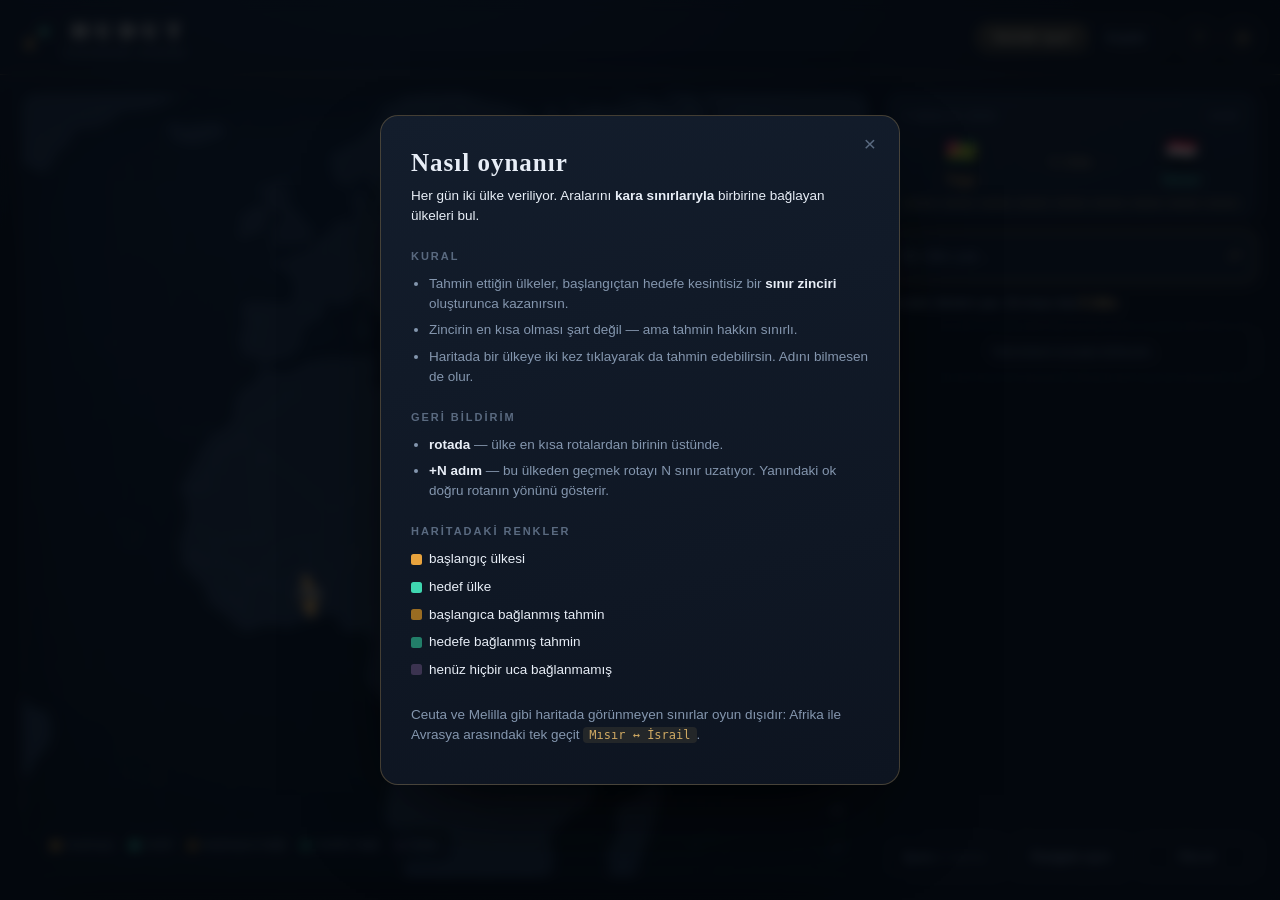
<file: index.html>
<!DOCTYPE html>
<html lang="tr">
<head>
<meta charset="utf-8" />
<meta name="viewport" content="width=device-width, initial-scale=1, viewport-fit=cover" />
<title>HUDUT — sınırdan sınıra</title>
<meta name="description" content="Dünya haritasında ülkeleri ve kara komşularını keşfet, her gün iki ülke arasındaki sınır zincirini kur." />
<meta name="theme-color" content="#070b13" />
<link rel="icon" href="data:image/svg+xml,%3Csvg xmlns='http://www.w3.org/2000/svg' viewBox='0 0 32 32'%3E%3Crect width='32' height='32' rx='7' fill='%230c1524'/%3E%3Ccircle cx='9' cy='22' r='3.4' fill='%23e8a33d'/%3E%3Ccircle cx='23' cy='10' r='3.4' fill='%233fd6b0'/%3E%3Cpath d='M9 22 Q10 12 23 10' stroke='%23d9b06a' stroke-width='1.6' fill='none' stroke-dasharray='2.5 2.5'/%3E%3C/svg%3E" />
<link rel="stylesheet" href="assets/css/style.css" />
</head>
<body>

<div class="app">

  <header class="topbar">
    <div class="brand">
      <svg class="brand-glyph" viewBox="0 0 32 32" aria-hidden="true">
        <circle cx="8" cy="23" r="3.6"/><circle cx="24" cy="9" r="3.6" class="g2"/>
        <path d="M8 23 Q9 12 24 9" fill="none"/>
      </svg>
      <div class="brand-text">
        <h1>HUDUT</h1>
        <p>sınırdan sınıra</p>
      </div>
    </div>
    <div class="mode-tabs" role="tablist" aria-label="Mod">
      <button type="button" role="tab" class="mode-tab" data-mode="game" aria-selected="true">Günlük oyun</button>
      <button type="button" role="tab" class="mode-tab" data-mode="explore" aria-selected="false">Keşfet</button>
    </div>
    <nav class="topbar-actions">
      <button type="button" id="btn-help" class="icon-btn" title="Nasıl oynanır">?</button>
      <button type="button" id="btn-stats" class="icon-btn" title="İstatistikler">◔</button>
    </nav>
  </header>

  <main class="stage">

    <section class="mapwrap" id="mapwrap">
      <svg id="map" role="img" aria-label="Dünya haritası"></svg>

      <div class="map-overlay">
        <div class="legend" id="legend-explore" hidden>
          <span><i class="sw sw-sel"></i>seçili ülke</span>
          <span><i class="sw sw-nb"></i>kara komşusu</span>
          <span><i class="sw sw-start"></i>rota başı</span>
          <span><i class="sw sw-path"></i>rota üstü</span>
          <span><i class="sw sw-end"></i>rota sonu</span>
        </div>
        <div class="legend" id="legend">
          <span><i class="sw sw-start"></i>başlangıç</span>
          <span><i class="sw sw-end"></i>hedef</span>
          <span><i class="sw sw-warm"></i>başlangıca bağlı</span>
          <span><i class="sw sw-cool"></i>hedefe bağlı</span>
          <span><i class="sw sw-loose"></i>boşta</span>
        </div>
        <div class="zoomers">
          <button type="button" data-zoom="in"  title="Yakınlaş">+</button>
          <button type="button" data-zoom="out" title="Uzaklaş">−</button>
          <button type="button" data-zoom="fit" title="Seçime odakla">◎</button>
          <button type="button" data-zoom="world" title="Tüm dünya">⤢</button>
        </div>
      </div>

      <div class="map-tip" id="map-tip" hidden></div>
      <div class="toast" id="toast" hidden></div>
    </section>

    <aside class="panel" id="panel-game">

      <div class="route-card">
        <div class="puzzle-meta"><span id="puzzle-date"></span><span id="puzzle-no"></span></div>

        <div class="route">
          <div class="endpoint is-start">
            <span class="flag" id="start-flag"></span>
            <span class="ep-name" id="start-name">—</span>
          </div>
          <div class="route-link">
            <span class="dots" aria-hidden="true"></span>
            <span class="gap" id="gap-label">?</span>
            <span class="dots" aria-hidden="true"></span>
          </div>
          <div class="endpoint is-end">
            <span class="flag" id="end-flag"></span>
            <span class="ep-name" id="end-name">—</span>
          </div>
        </div>

        <div class="meter" id="meter" aria-label="Kalan tahmin"></div>
      </div>

      <form class="guess-form" id="guess-form" autocomplete="off">
        <div class="input-shell">
          <input id="guess-input" type="text" placeholder="Bir ülke yaz…"
                 aria-label="Ülke tahmini" autocomplete="off" autocorrect="off"
                 spellcheck="false" enterkeyhint="go" />
          <button type="submit" class="submit-btn" title="Tahmin et">⏎</button>
        </div>
        <ul class="suggestions" id="suggestions" hidden></ul>
      </form>

      <p class="status" id="status"></p>

      <ol class="guess-list" id="guess-list"></ol>

      <div class="panel-actions">
        <button type="button" id="btn-hint" class="ghost">İpucu <em>(1 tahmin)</em></button>
        <button type="button" id="btn-random" class="ghost">Rastgele oyun</button>
        <button type="button" id="btn-giveup" class="ghost danger">Pes et</button>
      </div>

    </aside>

    <aside class="panel" id="panel-explore" hidden>
      <form class="guess-form" id="ex-form" autocomplete="off">
        <div class="input-shell">
          <input id="ex-input" type="text" placeholder="Bir ülke ara…"
                 aria-label="Ülke ara" autocomplete="off" autocorrect="off"
                 spellcheck="false" enterkeyhint="search" />
          <button type="submit" class="submit-btn" title="Ara">⏎</button>
        </div>
        <ul class="suggestions" id="ex-sugg" hidden></ul>
      </form>

      <div id="ex-card"></div>

      <section class="ex-route route-card" id="ex-route" hidden>
        <h3 class="ex-subhead">Kara yolu ve karşılaştırma</h3>
        <p class="ex-from"><span id="ex-from"></span> <span class="arrow">→</span></p>
        <form class="guess-form" id="ex-to-form" autocomplete="off">
          <div class="input-shell">
            <input id="ex-to" type="text" placeholder="Bir ülke seç: rota + karşılaştırma…"
                   aria-label="Hedef ülke" autocomplete="off" autocorrect="off" spellcheck="false" />
            <button type="submit" class="submit-btn" title="Rotayı bul">⏎</button>
          </div>
          <ul class="suggestions" id="ex-to-sugg" hidden></ul>
        </form>
        <div id="ex-route-out"></div>
      </section>
    </aside>
  </main>
</div>

<div class="modal-backdrop" id="modal" hidden>
  <div class="modal" role="dialog" aria-modal="true">
    <button type="button" class="modal-close" id="modal-close" aria-label="Kapat">×</button>
    <div class="modal-body" id="modal-body"></div>
  </div>
</div>

<script src="assets/js/vendor/d3-array.min.js"></script>
<script src="assets/js/vendor/d3-geo.min.js"></script>
<script src="assets/js/vendor/topojson-client.min.js"></script>
<script src="assets/js/data/world.js"></script>
<script src="assets/js/data/countries.js"></script>
<script src="assets/js/graph.js"></script>
<script src="assets/js/map.js"></script>
<script src="assets/js/game.js"></script>
<script src="assets/js/explore.js"></script>
<script src="assets/js/app.js"></script>
</body>
</html>
</file>
<file: assets/css/style.css>
/* =========================================================
   HUDUT — "gece atlası"
   Koyu lacivert kâğıt, pirinç hairline'lar, sıcak→soğuk rota.
   ========================================================= */

:root {
  /* zemin */
  --ink:        #070b13;
  --ocean:      #0b1422;
  --ocean-2:    #0e1b2c;
  --panel:      #0d1420;
  --panel-2:    #111a28;

  /* kara */
  --land:       #1d2a3c;
  --land-line:  rgba(150,182,222,.16);
  --land-hover: #2a3b52;
  --land-dead:  #16202e;      /* nötr / oynanmayan alan */

  /* rota renkleri */
  --start:      #e8a33d;
  --start-dim:  #7a5a2a;
  --end:        #3fd6b0;
  --end-dim:    #23705f;
  --loose:      #7b6ca8;
  --wrong:      #b0525f;
  --near:       #d3944a;

  /* metin & vurgu */
  --text:       #e8eef7;
  --muted:      #8496ae;
  --faint:      #5a6a80;
  --brass:      #cfa963;
  --brass-dim:  rgba(207,169,99,.28);

  --radius:     14px;
  --radius-sm:  9px;

  --font-display: "Iowan Old Style", "Palatino Linotype", Palatino, Georgia, ui-serif, serif;
  --font-ui: ui-sans-serif, -apple-system, "Segoe UI", Roboto, "Helvetica Neue", Arial, sans-serif;
  --font-mono: ui-monospace, "SF Mono", "Cascadia Mono", Consolas, monospace;

  --grain: url("data:image/svg+xml,%3Csvg xmlns='http://www.w3.org/2000/svg' width='160' height='160'%3E%3Cfilter id='n'%3E%3CfeTurbulence type='fractalNoise' baseFrequency='.8' numOctaves='3' stitchTiles='stitch'/%3E%3C/filter%3E%3Crect width='160' height='160' filter='url(%23n)' opacity='.5'/%3E%3C/svg%3E");
}

* { box-sizing: border-box; }

/* `hidden` özniteliği her zaman kazansın — aşağıdaki sınıflar display
   atadığı için tarayıcının varsayılan [hidden] kuralını eziyorlar. */
[hidden] { display: none !important; }

html, body {
  height: 100%;
  margin: 0;
}

body {
  background:
    radial-gradient(1200px 700px at 30% -10%, #101b2c 0%, transparent 60%),
    var(--ink);
  color: var(--text);
  font-family: var(--font-ui);
  font-size: 15px;
  line-height: 1.5;
  -webkit-font-smoothing: antialiased;
  overflow: hidden;
}

body::after {                     /* kâğıt dokusu */
  content: "";
  position: fixed;
  inset: 0;
  background-image: var(--grain);
  opacity: .022;
  pointer-events: none;
  z-index: 999;
  mix-blend-mode: overlay;
}

button { font: inherit; color: inherit; cursor: pointer; }
input  { font: inherit; color: inherit; }

/* ---------------------------------------------------------
   İskelet
   --------------------------------------------------------- */

.app {
  height: 100%;
  display: grid;
  grid-template-rows: auto 1fr;
}

.topbar {
  display: flex;
  align-items: center;
  justify-content: space-between;
  gap: 16px;
  padding: 14px 22px 12px;
  border-bottom: 1px solid var(--brass-dim);
  position: relative;
}
.topbar::after {                  /* çift çizgi, atlas kapağı hissi */
  content: "";
  position: absolute;
  left: 22px; right: 22px; bottom: -4px;
  height: 1px;
  background: linear-gradient(90deg, transparent, rgba(207,169,99,.14), transparent);
}

.brand { display: flex; align-items: center; gap: 12px; }

.brand-glyph { width: 30px; height: 30px; flex: none; }
.brand-glyph circle { fill: var(--start); }
.brand-glyph circle.g2 { fill: var(--end); }
.brand-glyph path { stroke: var(--brass); stroke-width: 1.7; stroke-dasharray: 2.6 2.6; }

.brand-text h1 {
  margin: 0;
  font-family: var(--font-display);
  font-size: 22px;
  font-weight: 600;
  letter-spacing: .34em;
  text-indent: .34em;
  color: #f2e9d8;
}
.brand-text p {
  margin: -1px 0 0;
  font-size: 10.5px;
  letter-spacing: .22em;
  text-transform: uppercase;
  color: var(--faint);
}

.topbar-actions { display: flex; gap: 8px; }

.icon-btn {
  width: 34px; height: 34px;
  display: grid; place-items: center;
  border-radius: 50%;
  border: 1px solid var(--brass-dim);
  background: transparent;
  color: var(--brass);
  font-size: 15px;
  transition: background .18s, border-color .18s, transform .18s;
}
.icon-btn:hover { background: rgba(207,169,99,.1); border-color: rgba(207,169,99,.5); transform: translateY(-1px); }

.stage {
  display: grid;
  grid-template-columns: minmax(0, 1fr) 372px;
  gap: 18px;
  padding: 18px 22px 22px;
  min-height: 0;
}

/* ---------------------------------------------------------
   Harita
   --------------------------------------------------------- */

.mapwrap {
  position: relative;
  min-height: 0;
  border-radius: var(--radius);
  border: 1px solid rgba(150,182,222,.1);
  background:
    radial-gradient(120% 90% at 50% 0%, var(--ocean-2) 0%, var(--ocean) 55%, #081018 100%);
  overflow: hidden;
  box-shadow: 0 24px 60px -30px #000, inset 0 0 90px -20px rgba(0,0,0,.7);
}
.mapwrap::after {                 /* vinyet */
  content: "";
  position: absolute; inset: 0;
  background: radial-gradient(115% 85% at 50% 45%, transparent 55%, rgba(3,6,12,.55) 100%);
  pointer-events: none;
}

#map { display: block; width: 100%; height: 100%; touch-action: none; cursor: grab; }
#map.dragging { cursor: grabbing; }

.graticule { fill: none; stroke: rgba(150,190,235,.055); stroke-width: .5; }
.sphere-halo { fill: none; stroke: rgba(207,169,99,.13); stroke-width: 1; }

.country {
  fill: var(--land);
  stroke: var(--land-line);
  stroke-width: .6;
  stroke-linejoin: round;
  transition: fill .35s ease;
}
.country.neutral { fill: var(--land-dead); pointer-events: none; }
.country.interactive { cursor: pointer; }
.country.interactive:hover { fill: var(--land-hover); }

/* durumlar */
.country.loose   { fill: #3b3350; stroke: rgba(190,170,235,.45); stroke-width: 1; }
.country.warm    { fill: #9a6c22; stroke: rgba(232,163,61,.65); stroke-width: 1; }
.country.cool    { fill: #227e69; stroke: rgba(63,214,176,.6); stroke-width: 1; }
.country.start   { fill: var(--start); stroke: #ffd79a; stroke-width: 1.3; }
.country.end     { fill: var(--end);   stroke: #b8fff0; stroke-width: 1.3; }
.country.solved  { stroke-width: 1.1; }

.endpoint-halo { fill: none; stroke-width: 1.6; opacity: .85; }
.endpoint-halo.h-start { stroke: var(--start); animation: pulse 2.8s ease-in-out infinite; }
.endpoint-halo.h-end   { stroke: var(--end);   animation: pulse 2.8s ease-in-out infinite .9s; }
@keyframes pulse { 0%,100% { opacity:.16; stroke-width:1.2 } 50% { opacity:.6; stroke-width:2.4 } }

.hint-arc {
  fill: none;
  stroke: rgba(207,169,99,.3);
  stroke-width: 1;
  stroke-dasharray: 3 4;
  pointer-events: none;
}
.chain-line {
  fill: none;
  stroke: url(#chainGrad);
  stroke-width: 2.4;
  stroke-linecap: round;
  stroke-dasharray: 1000;
  stroke-dashoffset: 1000;
  animation: draw 1.4s ease forwards;
  pointer-events: none;
  filter: drop-shadow(0 0 4px rgba(232,163,61,.4));
}
@keyframes draw { to { stroke-dashoffset: 0 } }

.node-dot { pointer-events: none; }

/* Sadece bilinen ülkelerin adı yazılır.
   font-size / stroke-width bilerek burada tanımlı DEĞİL: map.js bunları
   .layer-label grubuna yazıp ekran ölçeğinde sabit tutuyor. Buraya bir
   değer koyarsan mirası ezer ve etiketler okunmaz hâle gelir. */
.country-label {
  font-family: var(--font-ui);
  font-weight: 600;
  fill: rgba(255,255,255,.94);
  paint-order: stroke;
  stroke: rgba(4,8,14,.9);
  text-anchor: middle;
  pointer-events: none;
}

/* harita üstü kontroller */
.map-overlay {
  position: absolute; inset: 0;
  display: flex;
  align-items: flex-end;
  justify-content: space-between;
  padding: 14px;
  pointer-events: none;
  gap: 12px;
}

.legend {
  display: flex; flex-wrap: wrap; gap: 4px 14px;
  padding: 9px 13px;
  border-radius: var(--radius-sm);
  background: rgba(8,14,24,.62);
  backdrop-filter: blur(9px);
  border: 1px solid rgba(150,182,222,.1);
  font-size: 10.5px;
  letter-spacing: .05em;
  color: var(--muted);
  pointer-events: auto;
}
.legend span { display: inline-flex; align-items: center; gap: 6px; white-space: nowrap; }
.sw { width: 9px; height: 9px; border-radius: 2.5px; display: inline-block; }
.sw-start { background: var(--start); }
.sw-end   { background: var(--end); }
.sw-warm  { background: #9a6c22; }
.sw-cool  { background: #227e69; }
.sw-loose { background: #3b3350; }

.zoomers { display: flex; flex-direction: column; gap: 6px; pointer-events: auto; }
.zoomers button {
  width: 32px; height: 32px;
  border-radius: 8px;
  border: 1px solid rgba(150,182,222,.13);
  background: rgba(8,14,24,.66);
  backdrop-filter: blur(9px);
  color: var(--muted);
  font-size: 14px; line-height: 1;
  transition: color .16s, border-color .16s, background .16s;
}
.zoomers button:hover { color: var(--brass); border-color: rgba(207,169,99,.4); background: rgba(20,30,46,.8); }

.map-tip {
  position: absolute;
  transform: translate(-50%, -170%);
  padding: 4px 9px;
  border-radius: 6px;
  background: rgba(6,11,19,.92);
  border: 1px solid var(--brass-dim);
  font-size: 11.5px;
  letter-spacing: .04em;
  white-space: nowrap;
  pointer-events: none;
  z-index: 5;
}

.toast {
  position: absolute;
  left: 50%; top: 18px;
  transform: translateX(-50%);
  padding: 9px 18px;
  border-radius: 100px;
  background: rgba(8,14,24,.9);
  border: 1px solid var(--brass-dim);
  backdrop-filter: blur(10px);
  font-size: 13px;
  letter-spacing: .02em;
  z-index: 6;
  animation: toastIn .3s cubic-bezier(.2,.9,.3,1.2);
}
.toast.bad  { border-color: rgba(176,82,95,.6); color: #ffc9d0; }
.toast.good { border-color: rgba(63,214,176,.55); color: #b6ffe9; }
@keyframes toastIn { from { opacity: 0; transform: translate(-50%, -12px) } }

/* ---------------------------------------------------------
   Yan panel
   --------------------------------------------------------- */

.panel {
  min-height: 0;
  display: flex;
  flex-direction: column;
  gap: 12px;
  overflow-y: auto;
  scrollbar-width: thin;
  scrollbar-color: rgba(207,169,99,.25) transparent;
  padding-right: 2px;
}
.panel::-webkit-scrollbar { width: 6px; }
.panel::-webkit-scrollbar-thumb { background: rgba(207,169,99,.22); border-radius: 3px; }

.route-card {
  border-radius: var(--radius);
  border: 1px solid rgba(150,182,222,.1);
  background: linear-gradient(160deg, var(--panel-2), var(--panel));
  padding: 15px 16px 13px;
  flex: none;
}

.puzzle-meta {
  display: flex; justify-content: space-between;
  font-size: 10.5px;
  letter-spacing: .16em;
  text-transform: uppercase;
  color: var(--faint);
  margin-bottom: 13px;
}

.route { display: flex; align-items: center; gap: 10px; }

.endpoint {
  flex: 1 1 0;
  min-width: 0;
  display: flex; flex-direction: column; align-items: center; gap: 5px;
  text-align: center;
}
.endpoint .flag { font-size: 25px; line-height: 1.1; filter: drop-shadow(0 3px 6px rgba(0,0,0,.5)); }
.endpoint .ep-name {
  font-family: var(--font-display);
  font-size: 15px;
  line-height: 1.2;
  overflow-wrap: anywhere;
}
.endpoint.is-start .ep-name { color: var(--start); }
.endpoint.is-end   .ep-name { color: var(--end); }

.route-link {
  flex: 0 0 84px;
  display: flex; align-items: center; gap: 5px;
  color: var(--faint);
}
.route-link .dots {
  flex: 1;
  height: 1px;
  background: repeating-linear-gradient(90deg, var(--brass-dim) 0 3px, transparent 3px 7px);
}
.route-link .gap {
  font-family: var(--font-mono);
  font-size: 11px;
  color: var(--brass);
  white-space: nowrap;
}

.meter { display: flex; gap: 4px; margin-top: 14px; }
.meter i {
  flex: 1;
  height: 3px;
  border-radius: 2px;
  background: rgba(207,169,99,.5);
  transition: background .3s;
}
.meter i.spent { background: rgba(150,182,222,.12); }
.meter i.low   { background: var(--wrong); }

/* giriş */
.guess-form { position: relative; flex: none; }

.input-shell {
  display: flex; align-items: center;
  border-radius: var(--radius);
  border: 1px solid rgba(150,182,222,.16);
  background: var(--panel);
  transition: border-color .2s, box-shadow .2s;
}
.input-shell:focus-within {
  border-color: rgba(207,169,99,.55);
  box-shadow: 0 0 0 3px rgba(207,169,99,.09);
}
.input-shell input {
  flex: 1; min-width: 0;
  padding: 13px 14px;
  border: 0; background: transparent; outline: none;
  font-size: 15px;
}
.input-shell input::placeholder { color: var(--faint); }
.submit-btn {
  border: 0; background: transparent;
  color: var(--brass);
  padding: 0 14px; height: 46px;
  font-size: 15px;
  opacity: .8;
}
.submit-btn:hover { opacity: 1; }

.suggestions {
  position: absolute; top: calc(100% + 6px); left: 0; right: 0;
  z-index: 20;
  margin: 0; padding: 5px;
  list-style: none;
  max-height: 244px; overflow-y: auto;
  border-radius: var(--radius);
  border: 1px solid rgba(207,169,99,.24);
  background: rgba(12,19,30,.97);
  backdrop-filter: blur(12px);
  box-shadow: 0 22px 48px -18px #000;
}
.suggestions li {
  display: flex; align-items: center; gap: 9px;
  padding: 8px 10px;
  border-radius: 8px;
  cursor: pointer;
}
.suggestions li .s-flag { font-size: 16px; }
.suggestions li .s-reg { margin-left: auto; font-size: 10.5px; color: var(--faint); }
.suggestions li[aria-selected="true"], .suggestions li:hover { background: rgba(207,169,99,.14); }

.status {
  margin: 0;
  min-height: 20px;
  font-size: 12.5px;
  letter-spacing: .02em;
  color: var(--muted);
  flex: none;
}
.status b { color: var(--brass); font-weight: 600; }

/* tahmin listesi */
.guess-list {
  list-style: none;
  margin: 0; padding: 0;
  display: flex; flex-direction: column; gap: 6px;
  flex: 1 1 auto;
}
.guess-list li {
  display: flex; align-items: center; gap: 10px;
  padding: 9px 12px;
  border-radius: var(--radius-sm);
  background: var(--panel);
  border: 1px solid rgba(150,182,222,.08);
  border-left-width: 3px;
  animation: rowIn .28s cubic-bezier(.2,.9,.3,1.1);
}
@keyframes rowIn { from { opacity: 0; transform: translateX(10px) } }

.guess-list li.g-empty {
  border-left-color: transparent;
  border-style: dashed;
  background: transparent;
  color: var(--faint);
  font-size: 12.5px;
  justify-content: center;
  padding: 16px 12px;
  animation: none;
}

.guess-list li.g-onroute { border-left-color: var(--end); }
.guess-list li.g-near    { border-left-color: var(--near); }
.guess-list li.g-far     { border-left-color: var(--wrong); }
.guess-list li.g-void    { border-left-color: var(--faint); }

/* Bayrak emojisi olmayan sistemlerde ISO kodu rozeti */
.iso {
  display: inline-flex; align-items: center; justify-content: center;
  min-width: 2.15em;
  padding: .1em .3em;
  border-radius: 4px;
  border: 1px solid var(--brass-dim);
  background: rgba(207,169,99,.09);
  color: var(--brass);
  font-family: var(--font-mono);
  font-size: .66em;
  font-weight: 600;
  letter-spacing: .07em;
  line-height: 1.55;
}
.endpoint.is-start .iso { border-color: rgba(232,163,61,.45); color: var(--start); background: rgba(232,163,61,.1); }
.endpoint.is-end   .iso { border-color: rgba(63,214,176,.4);  color: var(--end);   background: rgba(63,214,176,.09); }
.chain .node .iso { border-color: currentColor; color: inherit; background: transparent; font-size: .78em; }

.g-flag { font-size: 17px; flex: none; }
.g-name { flex: 1; min-width: 0; overflow: hidden; text-overflow: ellipsis; white-space: nowrap; }
.g-tag {
  font-size: 10.5px;
  letter-spacing: .04em;
  color: var(--muted);
  display: flex; align-items: center; gap: 5px;
  flex: none;
}
.g-onroute .g-tag { color: var(--end); }
.g-near .g-tag    { color: var(--near); }
.g-far  .g-tag    { color: var(--wrong); }
.g-arrow { display: inline-block; font-size: 13px; line-height: 1; }

.panel-actions { display: flex; gap: 7px; flex: none; padding-bottom: 2px; }
.ghost {
  flex: 1;
  padding: 9px 6px;
  border-radius: var(--radius-sm);
  border: 1px solid rgba(150,182,222,.14);
  background: transparent;
  color: var(--muted);
  font-size: 12px;
  letter-spacing: .02em;
  transition: color .16s, border-color .16s, background .16s;
}
.ghost em { font-style: normal; opacity: .55; font-size: 10.5px; }
.ghost:hover { color: var(--text); border-color: rgba(207,169,99,.42); background: rgba(207,169,99,.06); }
.ghost.danger:hover { color: #ffc9d0; border-color: rgba(176,82,95,.55); background: rgba(176,82,95,.08); }
.ghost:disabled { opacity: .35; cursor: not-allowed; }

/* ---------------------------------------------------------
   Modal
   --------------------------------------------------------- */

.modal-backdrop {
  position: fixed; inset: 0; z-index: 1000;
  display: grid; place-items: center;
  padding: 20px;
  overflow-y: auto;
  background: rgba(4,7,13,.74);
  backdrop-filter: blur(6px);
  animation: fadeIn .22s ease;
}
@keyframes fadeIn { from { opacity: 0 } }

.modal {
  position: relative;
  /* grid öğesinde `min-width:auto` küçülmeyi engelliyor; açıkça sıfırlıyoruz */
  width: 100%;
  max-width: 520px;
  min-width: 0;
  max-height: min(84vh, 760px);
  overflow-y: auto;
  border-radius: 18px;
  border: 1px solid var(--brass-dim);
  background: linear-gradient(165deg, #131d2c, var(--panel));
  padding: 28px 30px 26px;
  box-shadow: 0 40px 90px -30px #000;
  animation: modalIn .3s cubic-bezier(.2,.9,.3,1.15);
}
@keyframes modalIn { from { opacity: 0; transform: translateY(14px) scale(.98) } }

.modal-close {
  position: absolute; top: 12px; right: 14px;
  width: 30px; height: 30px;
  border: 0; border-radius: 50%;
  background: transparent; color: var(--faint);
  font-size: 21px; line-height: 1;
}
.modal-close:hover { color: var(--text); }

.modal h2 {
  font-family: var(--font-display);
  font-size: 25px;
  font-weight: 600;
  letter-spacing: .04em;
  margin: 0 0 4px;
}
.modal h3 {
  font-size: 11px; letter-spacing: .18em; text-transform: uppercase;
  color: var(--faint); margin: 22px 0 9px; font-weight: 600;
}
.modal p { color: var(--muted); margin: 0 0 12px; font-size: 13.5px; }
.modal p.lede { color: var(--text); }
.modal ul { color: var(--muted); font-size: 13.5px; padding-left: 18px; margin: 0 0 12px; }
.modal li { margin-bottom: 6px; }
.modal b { color: var(--text); font-weight: 600; }
.modal code {
  font-family: var(--font-mono); font-size: 12px;
  background: rgba(207,169,99,.11); color: var(--brass);
  padding: 1px 6px; border-radius: 4px;
}

.key { display: inline-flex; align-items: center; gap: 7px; margin-bottom: 7px; font-size: 13.5px; }
.key .sw { width: 11px; height: 11px; }

/* sonuç */
.result-head { text-align: center; margin-bottom: 18px; }
.result-head .verdict {
  font-family: var(--font-display);
  font-size: 29px; letter-spacing: .05em;
  margin: 0 0 4px;
}
.result-head .verdict.win  { color: var(--end); }
.result-head .verdict.lose { color: var(--wrong); }
.result-head .sub { font-size: 12.5px; color: var(--faint); letter-spacing: .06em; }

.chain {
  display: flex; flex-wrap: wrap; align-items: center; justify-content: center;
  gap: 7px 5px;
  padding: 16px 12px;
  border-radius: 12px;
  background: rgba(0,0,0,.24);
  border: 1px solid rgba(150,182,222,.09);
  margin-bottom: 6px;
}
.chain .node {
  display: inline-flex; align-items: center; gap: 6px;
  padding: 5px 11px;
  border-radius: 100px;
  border: 1px solid;
  font-size: 13px;
  white-space: nowrap;
}
.chain .sep { color: var(--faint); font-size: 12px; }

.stat-grid {
  display: grid; grid-template-columns: repeat(4, 1fr); gap: 8px;
  margin-bottom: 8px;
}
.stat-grid div {
  text-align: center; padding: 12px 4px;
  border-radius: 10px; background: rgba(0,0,0,.24);
  border: 1px solid rgba(150,182,222,.08);
}
.stat-grid strong { display: block; font-family: var(--font-display); font-size: 23px; }
.stat-grid span { font-size: 9.5px; letter-spacing: .1em; text-transform: uppercase; color: var(--faint); }

.modal-actions { display: flex; gap: 9px; margin-top: 20px; }
.btn-primary, .btn-secondary {
  flex: 1; padding: 12px;
  border-radius: 10px; border: 1px solid;
  font-size: 13.5px; letter-spacing: .03em;
  transition: transform .16s, box-shadow .16s, background .16s;
}
.btn-primary {
  background: linear-gradient(180deg, #e9b463, var(--brass));
  border-color: #f0c37f; color: #201704; font-weight: 600;
}
.btn-primary:hover { transform: translateY(-1px); box-shadow: 0 10px 26px -12px rgba(207,169,99,.8); }
.btn-secondary { background: transparent; border-color: rgba(150,182,222,.2); color: var(--muted); }
.btn-secondary:hover { color: var(--text); border-color: rgba(207,169,99,.45); }

/* ---------------------------------------------------------
   Duyarlı
   --------------------------------------------------------- */

/* ---------------------------------------------------------
   Mod sekmeleri
   --------------------------------------------------------- */

.mode-tabs {
  display: flex;
  gap: 2px;
  padding: 3px;
  border-radius: 100px;
  border: 1px solid var(--brass-dim);
  background: rgba(8,14,24,.5);
  margin-left: auto;
}
.mode-tab {
  padding: 7px 16px;
  border: 0;
  border-radius: 100px;
  background: transparent;
  color: var(--muted);
  font: 500 12.5px/1 var(--font-ui);
  letter-spacing: .06em;
  cursor: pointer;
  transition: color .18s, background .18s;
}
.mode-tab:hover { color: var(--text); }
.mode-tab[aria-selected="true"] {
  background: linear-gradient(180deg, rgba(207,169,99,.28), rgba(207,169,99,.14));
  color: #f6e7c8;
  box-shadow: inset 0 0 0 1px rgba(207,169,99,.4);
}

/* ---------------------------------------------------------
   Keşfet — harita durumları
   --------------------------------------------------------- */

.country.sel    { fill: var(--brass); stroke: #ffe8b8; stroke-width: 1.4; }
.country.nb     { fill: #1f6f61; stroke: rgba(63,214,176,.7); stroke-width: 1; }
.country.onpath { fill: #33507a; stroke: rgba(150,190,240,.75); stroke-width: 1; }
.country.nb:hover, .country.onpath:hover { fill: #2a8a78; }

.sw-sel  { background: var(--brass); }
.sw-nb   { background: #1f6f61; }
.sw-path { background: #33507a; }

/* ---------------------------------------------------------
   Keşfet — panel
   --------------------------------------------------------- */

.ex-welcome, .ex-country {
  border-radius: var(--radius);
  border: 1px solid rgba(150,182,222,.1);
  background: linear-gradient(160deg, var(--panel-2), var(--panel));
  padding: 18px 18px 16px;
}
.ex-welcome h2, .ex-country h2 {
  margin: 0;
  font-family: var(--font-display);
  font-weight: 600;
  font-size: 23px;
  line-height: 1.15;
  color: #f2e9d8;
}
.ex-welcome p { color: var(--muted); font-size: 13.5px; line-height: 1.55; margin: 10px 0 14px; }
.ex-welcome p b { color: var(--text); font-weight: 600; }

.ex-head { display: flex; gap: 14px; align-items: center; margin-bottom: 16px; }
.ex-flag { font-size: 46px; line-height: 1; filter: drop-shadow(0 4px 10px rgba(0,0,0,.55)); flex: none; }
.ex-flag .iso { font-size: 15px; padding: 8px 10px; }
.ex-flag .flag-img {
  display: block; width: 76px; height: auto; max-height: 56px; object-fit: contain;
  border-radius: 6px; box-shadow: 0 0 0 1px rgba(255,255,255,.08);
}
.ex-chip .flag-img { display: block; width: 20px; height: 14px; object-fit: cover; border-radius: 3px; }
.ex-title { min-width: 0; }
.ex-title p { margin: 4px 0 0; font-size: 12px; color: var(--faint); letter-spacing: .04em; }
.ex-badges { display: flex; flex-wrap: wrap; gap: 5px; margin-top: 7px; }
.ex-badge {
  font-size: 10.5px; letter-spacing: .05em;
  padding: 3px 8px; border-radius: 100px;
  color: var(--brass); background: rgba(207,169,99,.1); border: 1px solid var(--brass-dim);
}

.ex-facts {
  display: grid;
  grid-template-columns: 1fr 1fr;
  gap: 1px;
  margin: 0 0 16px;
  border-radius: var(--radius-sm);
  overflow: hidden;
  background: rgba(150,182,222,.08);
}
.ex-facts > div { background: var(--panel); padding: 9px 11px; min-width: 0; }
.ex-facts > div.wide { grid-column: 1 / -1; }
.ex-facts dt {
  font-size: 9.5px; letter-spacing: .16em; text-transform: uppercase;
  color: var(--faint); margin-bottom: 3px;
}
.ex-facts dd { margin: 0; font-size: 14px; color: var(--text); overflow-wrap: anywhere; }
.ex-facts dd small { color: var(--faint); font-size: 10.5px; margin-left: 4px; }

.ex-subhead {
  display: flex; align-items: center; gap: 8px;
  margin: 0 0 10px;
  font: 600 10.5px/1 var(--font-ui);
  letter-spacing: .18em; text-transform: uppercase;
  color: var(--brass);
}
.ex-subhead span {
  font-family: var(--font-mono); letter-spacing: 0;
  padding: 2px 7px; border-radius: 100px;
  background: rgba(207,169,99,.12); color: #f0d9a8;
}
.ex-welcome h3 { margin: 18px 0 8px; font: 600 10.5px/1 var(--font-ui); letter-spacing: .18em; text-transform: uppercase; color: var(--brass); }

.ex-chips { display: flex; flex-wrap: wrap; gap: 6px; }
.ex-chip {
  display: inline-flex; align-items: center; gap: 6px;
  padding: 6px 11px 6px 8px;
  border-radius: 100px;
  border: 1px solid rgba(63,214,176,.25);
  background: rgba(31,111,97,.16);
  color: #cdf5ea;
  font: 13px/1.1 var(--font-ui);
  cursor: pointer;
  transition: background .16s, border-color .16s, transform .16s;
}
.ex-chip .flag { font-size: 15px; }
.ex-chip:hover { background: rgba(31,111,97,.34); border-color: rgba(63,214,176,.55); transform: translateY(-1px); }
.ex-chip.ghost-chip { border-color: var(--brass-dim); background: rgba(207,169,99,.07); color: var(--brass); }

.ex-note { color: var(--muted); font-size: 13px; margin: 0; }

.ex-rank { list-style: none; margin: 0; padding: 0; display: grid; gap: 2px; counter-reset: rank; }
.ex-rank li {
  display: flex; align-items: center; justify-content: space-between;
  padding: 5px 4px; border-bottom: 1px dashed rgba(150,182,222,.08);
  counter-increment: rank;
}
.ex-rank li::before { content: counter(rank); width: 18px; color: var(--faint); font: 11px var(--font-mono); }
.ex-rank li span { font-family: var(--font-mono); font-size: 12px; color: var(--brass); }
.ex-rank li button { margin-right: auto; }

.ex-link {
  border: 0; background: none; padding: 2px 0;
  color: var(--text); font: 13.5px var(--font-ui); cursor: pointer; text-align: left;
}
.ex-link:hover { color: var(--brass); }

/* rota */
.ex-route { display: flex; flex-direction: column; gap: 10px; }
.ex-route .ex-subhead { margin-bottom: 0; }
.ex-from { margin: 0; font-size: 14px; color: var(--muted); }
.ex-from b { color: var(--start); font-weight: 600; }
.ex-from .arrow { color: var(--faint); margin-left: 4px; }
.ex-route-sum { margin: 2px 0 4px; font-size: 13px; color: var(--muted); }
.ex-route-sum b { color: var(--brass); font-weight: 600; }

.ex-chain { list-style: none; margin: 0; padding: 0 0 0 4px; position: relative; }
.ex-chain::before {
  content: ""; position: absolute; left: 9px; top: 10px; bottom: 10px; width: 2px;
  background: linear-gradient(var(--start), #6f8fc0, var(--end)); opacity: .55; border-radius: 2px;
}
.ex-chain li { position: relative; padding: 3px 0 3px 22px; }
.ex-chain li::before {
  content: ""; position: absolute; left: 1px; top: 50%; width: 8px; height: 8px; margin-top: -4px;
  border-radius: 50%; background: #6f8fc0; box-shadow: 0 0 0 3px var(--panel);
}
.ex-chain li.is-start::before { background: var(--start); }
.ex-chain li.is-end::before   { background: var(--end); }

.ex-actions { display: flex; gap: 8px; margin-top: 4px; flex-wrap: wrap; }
.ex-actions .btn-primary { flex: 1; }

#ex-card { flex: none; }

/* Keşfet — resmî ad, göstergeler, karşılaştırma */
.ex-official {
  margin: -6px 0 14px;
  font-family: var(--font-display);
  font-style: italic;
  font-size: 13px;
  line-height: 1.45;
  color: var(--muted);
}
.ex-badge.muted { color: var(--muted); background: rgba(150,182,222,.07); border-color: rgba(150,182,222,.18); }
.ex-facts dt em, .ex-subhead em { font-style: normal; text-transform: none; letter-spacing: .02em; color: var(--faint); font-weight: 400; }
.ex-subhead em { margin-left: auto; font-size: 10px; }

.ex-rank-tag {
  display: inline-block;
  margin-left: 6px;
  padding: 1px 6px;
  border-radius: 100px;
  font: 10.5px var(--font-mono);
  color: var(--brass);
  background: rgba(207,169,99,.1);
  vertical-align: 1px;
}

.ex-stats { margin: 0 0 6px; display: grid; gap: 0; }
.ex-stats > div {
  display: flex; align-items: baseline; justify-content: space-between; gap: 10px;
  padding: 7px 2px;
  border-bottom: 1px dashed rgba(150,182,222,.09);
}
.ex-stats dt { font-size: 12.5px; color: var(--muted); }
.ex-stats dd { margin: 0; font-size: 13.5px; color: var(--text); text-align: right; white-space: nowrap; }
.ex-stats dd small { color: var(--faint); font-size: 10px; margin-left: 4px; }
.ex-foot { margin: 6px 0 16px; font-size: 10.5px; color: var(--faint); }

.ex-compare { margin-top: 12px; }
.ex-compare summary {
  cursor: pointer; list-style: none;
  display: flex; align-items: baseline; gap: 8px;
  font-size: 12.5px; color: var(--brass);
  padding: 4px 0 8px;
}
.ex-compare summary::-webkit-details-marker { display: none; }
.ex-compare summary::before { content: "▸"; transition: transform .18s; }
.ex-compare[open] summary::before { transform: rotate(90deg); }
.ex-compare summary span { color: var(--faint); font-size: 11px; }

.ex-table-wrap { overflow-x: auto; margin: 0 -4px; }
.ex-table { width: 100%; border-collapse: collapse; font-size: 12.5px; }
.ex-table th, .ex-table td { padding: 7px 6px; text-align: right; vertical-align: top; border-bottom: 1px solid rgba(150,182,222,.07); }
.ex-table thead th { font: 600 9.5px var(--font-ui); letter-spacing: .12em; text-transform: uppercase; color: var(--faint); }
.ex-table tbody th { text-align: left; font-weight: 500; color: var(--text); white-space: nowrap; }
.ex-table td { color: var(--text); white-space: nowrap; }
.ex-table td small { display: block; font-size: 10.5px; color: var(--faint); margin-top: 2px; }
.ex-table .good { color: #6fe0bf !important; }
.ex-table .bad  { color: #f08f9c !important; }
.ex-table tr.is-self th, .ex-table tr.is-self td { color: var(--brass); background: rgba(207,169,99,.06); }
.ex-table tbody tr[data-c] { cursor: pointer; transition: background .14s; }
.ex-table tbody tr[data-c]:hover { background: rgba(63,214,176,.06); }

.ex-pair thead th { text-transform: none; letter-spacing: 0; font-size: 12px; }
.ex-pair thead .ex-link { white-space: nowrap; font-size: 12.5px; }
.ex-pair thead th:last-child { color: var(--end); }
.ex-pair tbody th { color: var(--muted); font-weight: 400; }
.ex-pair td:last-child { color: var(--muted); font-size: 11.5px; }
.ex-pair-head { margin-top: 14px; }


@media (max-width: 1080px) {
  .stage { grid-template-columns: minmax(0,1fr) 320px; gap: 14px; padding: 14px; }
  .legend { display: none; }
}

@media (max-width: 820px) {
  body { overflow: auto; }
  .app { height: auto; min-height: 100%; }
  .stage {
    grid-template-columns: 1fr;
    grid-template-rows: 46vh auto;
    padding: 12px;
  }
  .panel { overflow: visible; max-height: none; }
  .brand-text h1 { font-size: 18px; letter-spacing: .28em; }
  .topbar { flex-wrap: wrap; }
  .mode-tabs { order: 3; width: 100%; margin-left: 0; justify-content: center; }
  .mode-tab { flex: 1; }
  .modal { padding: 24px 20px 22px; }
  .stat-grid { grid-template-columns: repeat(2, 1fr); }
}

@media (prefers-reduced-motion: reduce) {
  *, *::before, *::after { animation-duration: .01ms !important; transition-duration: .01ms !important; }
}
</file>
